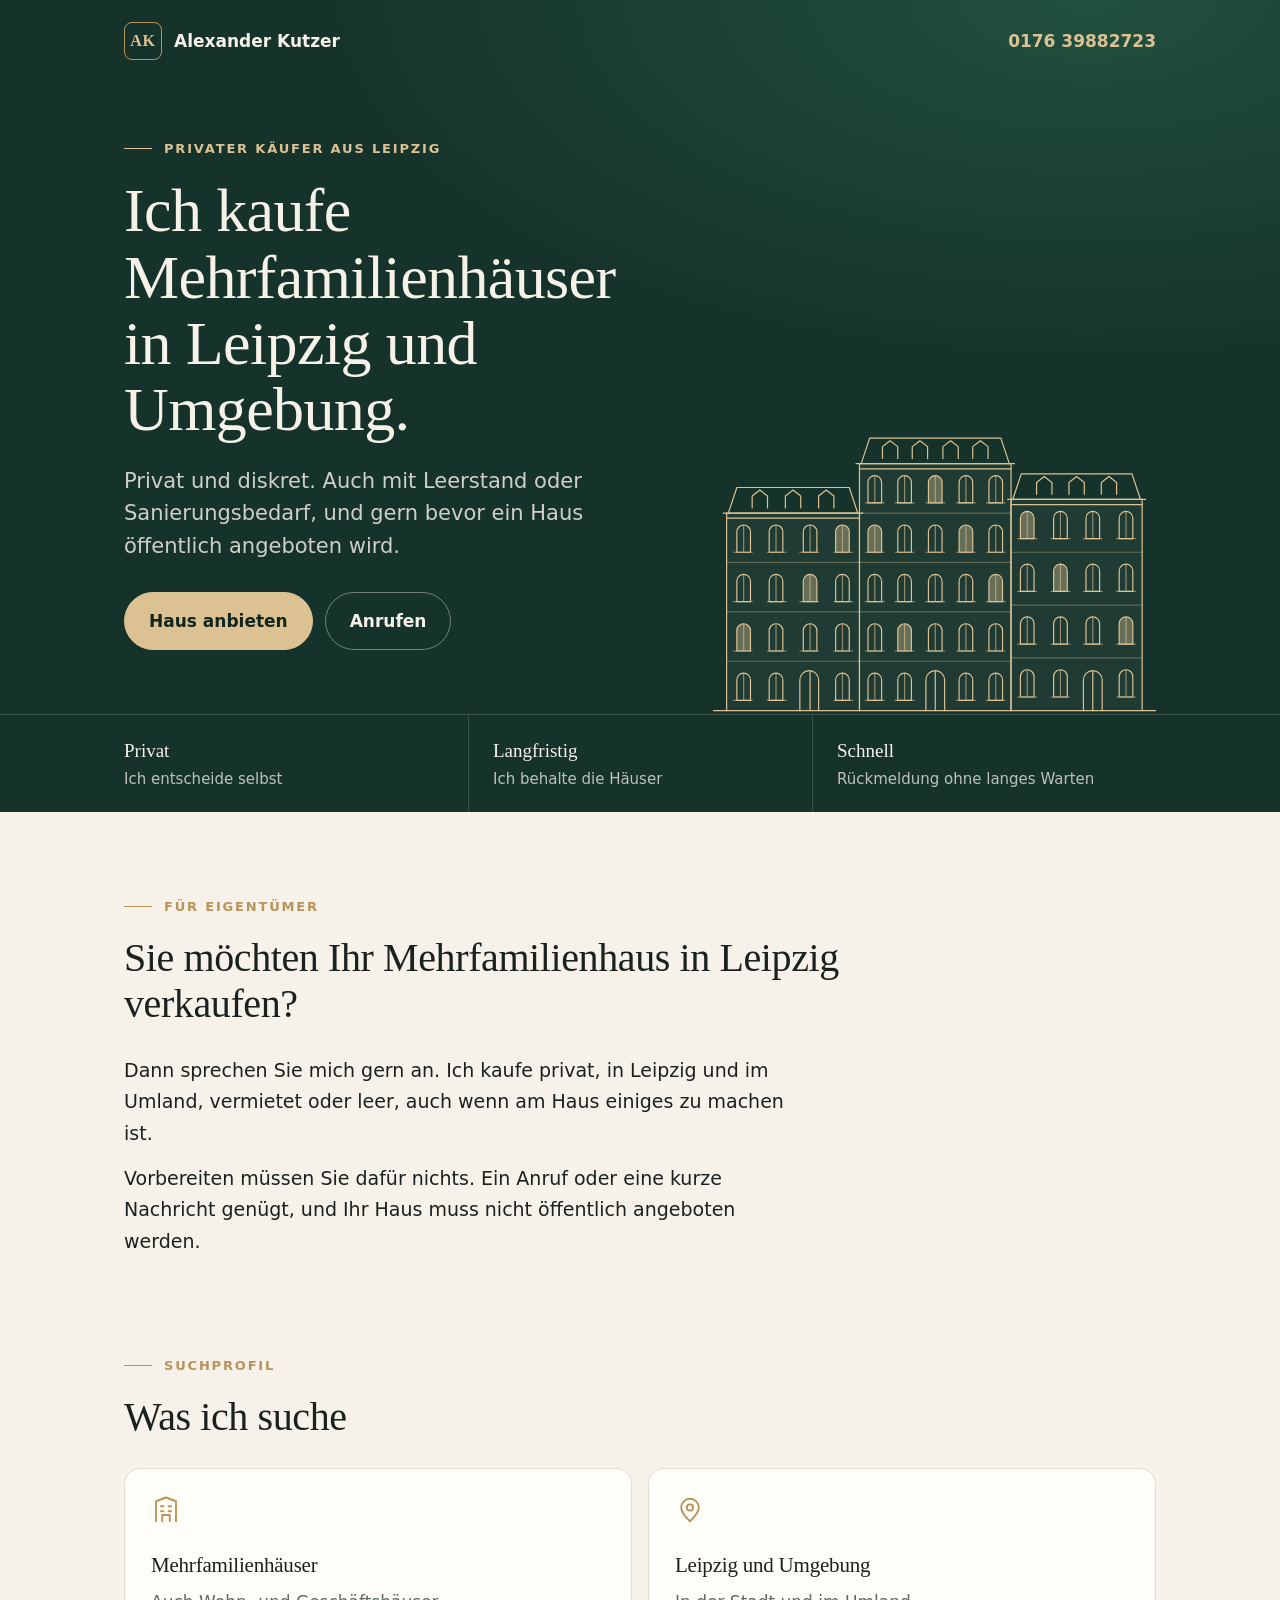
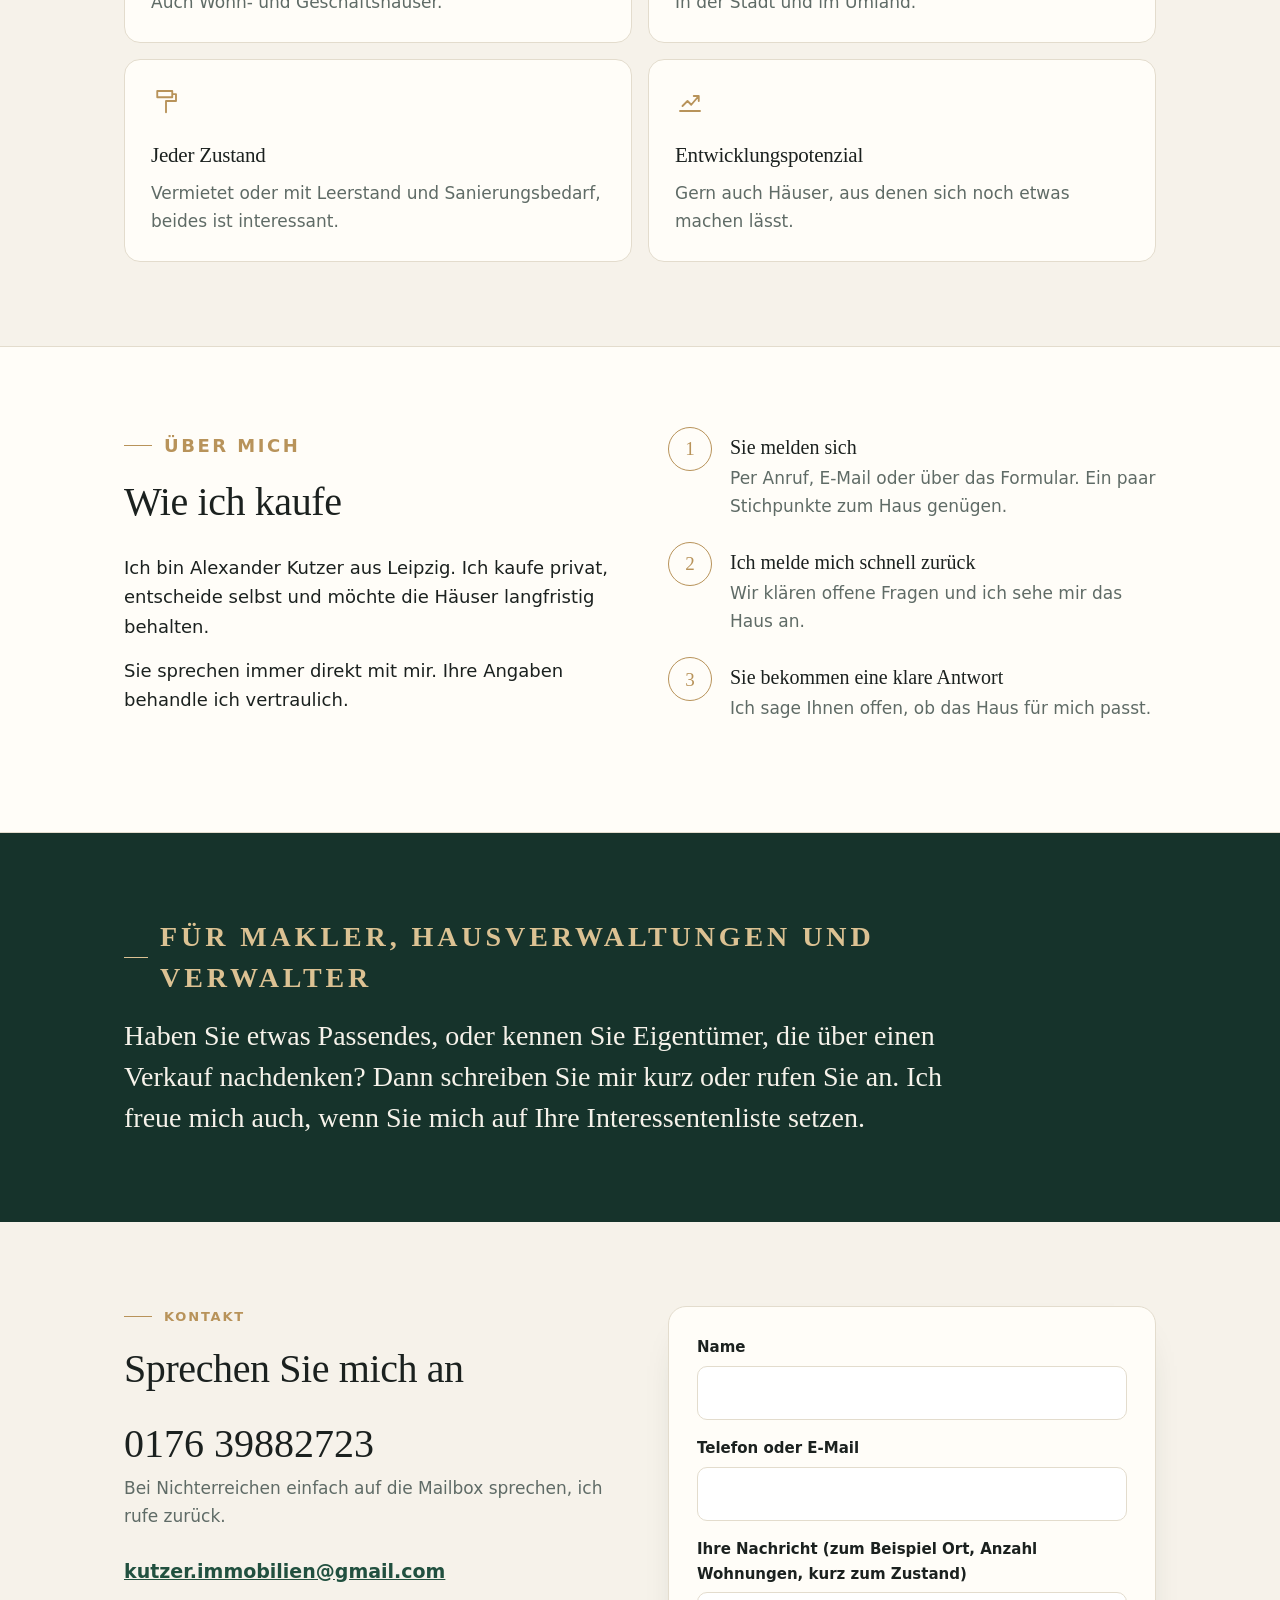
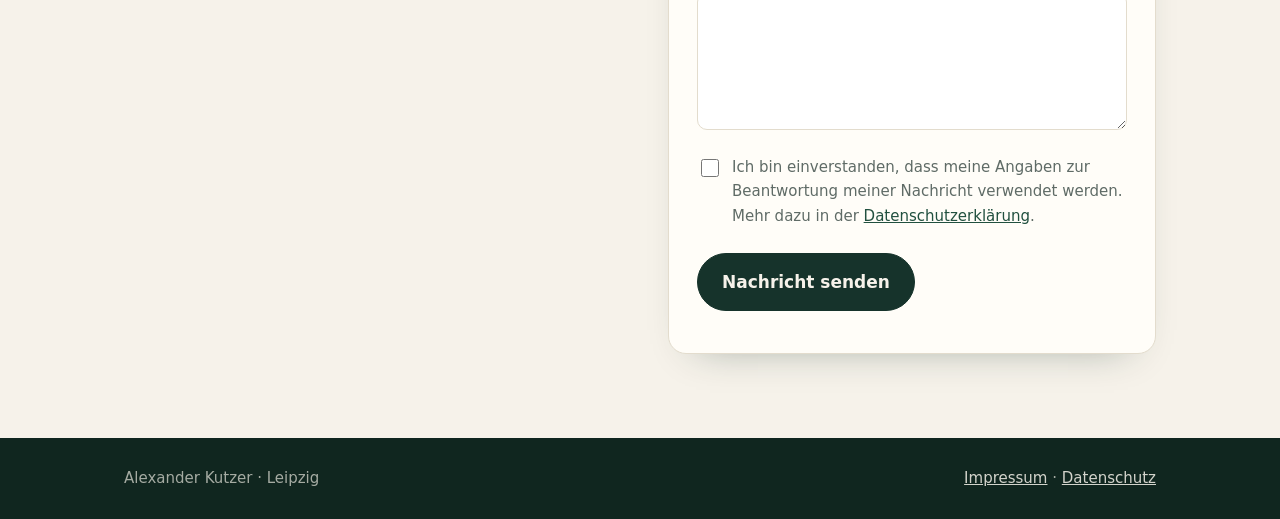
<file: index.html>
<!doctype html>
<html lang="de">
<head>
<meta charset="utf-8">
<meta name="viewport" content="width=device-width, initial-scale=1">
<title>Mehrfamilienhaus verkaufen in Leipzig – Alexander Kutzer kauft privat</title>
<meta name="description" content="Sie möchten Ihr Mehrfamilienhaus in Leipzig oder Umgebung verkaufen? Ich kaufe privat, auch mit Leerstand oder Sanierungsbedarf, und behalte die Häuser langfristig.">
<link rel="canonical" href="https://kutzer-immobilien.de/">
<meta property="og:type" content="website">
<meta property="og:locale" content="de_DE">
<meta property="og:url" content="https://kutzer-immobilien.de/">
<meta property="og:title" content="Mehrfamilienhaus verkaufen in Leipzig – Alexander Kutzer kauft privat">
<meta property="og:description" content="Ich kaufe privat Mehrfamilienhäuser in Leipzig und Umgebung, auch mit Leerstand oder Sanierungsbedarf, und behalte sie langfristig.">
<meta property="og:image" content="https://kutzer-immobilien.de/vorschau.png">
<meta property="og:image:width" content="1200">
<meta property="og:image:height" content="630">
<meta name="twitter:card" content="summary_large_image">
<script type="application/ld+json">
{"@context":"https://schema.org","@type":"Person","name":"Alexander Kutzer","url":"https://kutzer-immobilien.de/","telephone":"+4917639882723","email":"kutzer.immobilien@gmail.com","address":{"@type":"PostalAddress","addressLocality":"Leipzig","postalCode":"04315","addressCountry":"DE"},"description":"Privater Käufer von Mehrfamilienhäusern in Leipzig und Umgebung, auch mit Leerstand oder Sanierungsbedarf.","knowsAbout":["Mehrfamilienhaus verkaufen Leipzig","Ankauf von Mehrfamilienhäusern","Wohn- und Geschäftshäuser"]}
</script>
<meta name="theme-color" content="#16332b">
<link rel="icon" href="favicon.svg" type="image/svg+xml">
<link rel="apple-touch-icon" href="apple-touch-icon.png">
<link rel="stylesheet" href="style.css?v=4">
</head>
<body>
<div class="hero">
  <header class="wrap top">
    <span class="brand"><span class="mono">AK</span>Alexander Kutzer</span>
    <a class="tel" href="tel:+4917639882723">0176 39882723</a>
  </header>
  <div class="wrap hero-grid">
    <div class="hero-text">
      <p class="eyebrow">Privater Käufer aus Leipzig</p>
      <h1>Ich kaufe Mehrfamilienhäuser in Leipzig und Umgebung.</h1>
      <p class="lead">Privat und diskret. Auch mit Leerstand oder Sanierungsbedarf, und gern bevor ein Haus öffentlich angeboten wird.</p>
      <div class="actions">
        <a class="btn" href="#kontakt">Haus anbieten</a>
        <a class="btn ghost" href="tel:+4917639882723">Anrufen</a>
      </div>
    </div>
    <svg class="houses" viewBox="0 0 520 404" width="520" height="404" role="img" aria-label="Zeichnung von drei Gründerzeithäusern" fill="none" stroke="#dcc293" stroke-width="1.4" stroke-linecap="round" stroke-linejoin="round"><path d="M16 400V168H172V400" fill="rgba(246,242,234,.04)"/><path d="M12 168H176M16 174H172"/><path d="M18 168l10 -30H160l10 30"/><path d="M46 162v-14l9 -7 9 7v14"/><path d="M85 162v-14l9 -7 9 7v14"/><path d="M124 162v-14l9 -7 9 7v14"/><path d="M16 342H172" opacity=".35"/><path d="M16 284H172" opacity=".35"/><path d="M16 226H172" opacity=".35"/><path d="M28 388V364a8 8 0 0 1 16 0v24z"/><path d="M36 356v32M24 388h22" opacity=".6"/><path d="M66 388V364a8 8 0 0 1 16 0v24z"/><path d="M74 356v32M64 388h22" opacity=".6"/><path d="M102 400V364a11 11 0 0 1 22 0V400M114 353V400"/><path d="M144 388V364a8 8 0 0 1 16 0v24z"/><path d="M152 356v32M142 388h22" opacity=".6"/><path d="M28 330V306a8 8 0 0 1 16 0v24z" fill="rgba(220,194,147,.38)"/><path d="M36 298v32M24 330h22" opacity=".6"/><path d="M66 330V306a8 8 0 0 1 16 0v24z"/><path d="M74 298v32M64 330h22" opacity=".6"/><path d="M106 330V306a8 8 0 0 1 16 0v24z"/><path d="M114 298v32M102 330h22" opacity=".6"/><path d="M144 330V306a8 8 0 0 1 16 0v24z"/><path d="M152 298v32M142 330h22" opacity=".6"/><path d="M28 272V248a8 8 0 0 1 16 0v24z"/><path d="M36 240v32M24 272h22" opacity=".6"/><path d="M66 272V248a8 8 0 0 1 16 0v24z"/><path d="M74 240v32M64 272h22" opacity=".6"/><path d="M106 272V248a8 8 0 0 1 16 0v24z" fill="rgba(220,194,147,.38)"/><path d="M114 240v32M102 272h22" opacity=".6"/><path d="M144 272V248a8 8 0 0 1 16 0v24z"/><path d="M152 240v32M142 272h22" opacity=".6"/><path d="M28 214V190a8 8 0 0 1 16 0v24z"/><path d="M36 182v32M24 214h22" opacity=".6"/><path d="M66 214V190a8 8 0 0 1 16 0v24z"/><path d="M74 182v32M64 214h22" opacity=".6"/><path d="M106 214V190a8 8 0 0 1 16 0v24z"/><path d="M114 182v32M102 214h22" opacity=".6"/><path d="M144 214V190a8 8 0 0 1 16 0v24z" fill="rgba(220,194,147,.38)"/><path d="M152 182v32M142 214h22" opacity=".6"/><path d="M172 400V110H350V400" fill="rgba(246,242,234,.04)"/><path d="M168 110H354M172 116H350"/><path d="M174 110l10 -30H338l10 30"/><path d="M199 104v-14l9 -7 9 7v14"/><path d="M234 104v-14l9 -7 9 7v14"/><path d="M270 104v-14l9 -7 9 7v14"/><path d="M305 104v-14l9 -7 9 7v14"/><path d="M172 342H350" opacity=".35"/><path d="M172 284H350" opacity=".35"/><path d="M172 226H350" opacity=".35"/><path d="M172 168H350" opacity=".35"/><path d="M182 388V364a8 8 0 0 1 16 0v24z"/><path d="M190 356v32M179 388h22" opacity=".6"/><path d="M217 388V364a8 8 0 0 1 16 0v24z"/><path d="M225 356v32M214 388h22" opacity=".6"/><path d="M250 400V364a11 11 0 0 1 22 0V400M261 353V400"/><path d="M289 388V364a8 8 0 0 1 16 0v24z"/><path d="M297 356v32M286 388h22" opacity=".6"/><path d="M324 388V364a8 8 0 0 1 16 0v24z"/><path d="M332 356v32M321 388h22" opacity=".6"/><path d="M182 330V306a8 8 0 0 1 16 0v24z"/><path d="M190 298v32M179 330h22" opacity=".6"/><path d="M217 330V306a8 8 0 0 1 16 0v24z" fill="rgba(220,194,147,.38)"/><path d="M225 298v32M214 330h22" opacity=".6"/><path d="M253 330V306a8 8 0 0 1 16 0v24z"/><path d="M261 298v32M250 330h22" opacity=".6"/><path d="M289 330V306a8 8 0 0 1 16 0v24z"/><path d="M297 298v32M286 330h22" opacity=".6"/><path d="M324 330V306a8 8 0 0 1 16 0v24z"/><path d="M332 298v32M321 330h22" opacity=".6"/><path d="M182 272V248a8 8 0 0 1 16 0v24z"/><path d="M190 240v32M179 272h22" opacity=".6"/><path d="M217 272V248a8 8 0 0 1 16 0v24z"/><path d="M225 240v32M214 272h22" opacity=".6"/><path d="M253 272V248a8 8 0 0 1 16 0v24z"/><path d="M261 240v32M250 272h22" opacity=".6"/><path d="M289 272V248a8 8 0 0 1 16 0v24z"/><path d="M297 240v32M286 272h22" opacity=".6"/><path d="M324 272V248a8 8 0 0 1 16 0v24z" fill="rgba(220,194,147,.38)"/><path d="M332 240v32M321 272h22" opacity=".6"/><path d="M182 214V190a8 8 0 0 1 16 0v24z" fill="rgba(220,194,147,.38)"/><path d="M190 182v32M179 214h22" opacity=".6"/><path d="M217 214V190a8 8 0 0 1 16 0v24z"/><path d="M225 182v32M214 214h22" opacity=".6"/><path d="M253 214V190a8 8 0 0 1 16 0v24z"/><path d="M261 182v32M250 214h22" opacity=".6"/><path d="M289 214V190a8 8 0 0 1 16 0v24z" fill="rgba(220,194,147,.38)"/><path d="M297 182v32M286 214h22" opacity=".6"/><path d="M324 214V190a8 8 0 0 1 16 0v24z"/><path d="M332 182v32M321 214h22" opacity=".6"/><path d="M182 156V132a8 8 0 0 1 16 0v24z"/><path d="M190 124v32M179 156h22" opacity=".6"/><path d="M217 156V132a8 8 0 0 1 16 0v24z"/><path d="M225 124v32M214 156h22" opacity=".6"/><path d="M253 156V132a8 8 0 0 1 16 0v24z" fill="rgba(220,194,147,.38)"/><path d="M261 124v32M250 156h22" opacity=".6"/><path d="M289 156V132a8 8 0 0 1 16 0v24z"/><path d="M297 124v32M286 156h22" opacity=".6"/><path d="M324 156V132a8 8 0 0 1 16 0v24z"/><path d="M332 124v32M321 156h22" opacity=".6"/><path d="M350 400V152H504V400" fill="rgba(246,242,234,.04)"/><path d="M346 152H508M350 158H504"/><path d="M352 152l10 -30H492l10 30"/><path d="M380 146v-14l9 -7 9 7v14"/><path d="M418 146v-14l9 -7 9 7v14"/><path d="M456 146v-14l9 -7 9 7v14"/><path d="M350 338H504" opacity=".35"/><path d="M350 276H504" opacity=".35"/><path d="M350 214H504" opacity=".35"/><path d="M361 384V360a8 8 0 0 1 16 0v24z"/><path d="M369 352v32M358 384h22" opacity=".6"/><path d="M400 384V360a8 8 0 0 1 16 0v24z"/><path d="M408 352v32M397 384h22" opacity=".6"/><path d="M435 400V364a11 11 0 0 1 22 0V400M446 353V400"/><path d="M477 384V360a8 8 0 0 1 16 0v24z"/><path d="M485 352v32M474 384h22" opacity=".6"/><path d="M361 322V298a8 8 0 0 1 16 0v24z"/><path d="M369 290v32M358 322h22" opacity=".6"/><path d="M400 322V298a8 8 0 0 1 16 0v24z"/><path d="M408 290v32M397 322h22" opacity=".6"/><path d="M438 322V298a8 8 0 0 1 16 0v24z"/><path d="M446 290v32M435 322h22" opacity=".6"/><path d="M477 322V298a8 8 0 0 1 16 0v24z" fill="rgba(220,194,147,.38)"/><path d="M485 290v32M474 322h22" opacity=".6"/><path d="M361 260V236a8 8 0 0 1 16 0v24z"/><path d="M369 228v32M358 260h22" opacity=".6"/><path d="M400 260V236a8 8 0 0 1 16 0v24z" fill="rgba(220,194,147,.38)"/><path d="M408 228v32M397 260h22" opacity=".6"/><path d="M438 260V236a8 8 0 0 1 16 0v24z"/><path d="M446 228v32M435 260h22" opacity=".6"/><path d="M477 260V236a8 8 0 0 1 16 0v24z"/><path d="M485 228v32M474 260h22" opacity=".6"/><path d="M361 198V174a8 8 0 0 1 16 0v24z" fill="rgba(220,194,147,.38)"/><path d="M369 166v32M358 198h22" opacity=".6"/><path d="M400 198V174a8 8 0 0 1 16 0v24z"/><path d="M408 166v32M397 198h22" opacity=".6"/><path d="M438 198V174a8 8 0 0 1 16 0v24z"/><path d="M446 166v32M435 198h22" opacity=".6"/><path d="M477 198V174a8 8 0 0 1 16 0v24z"/><path d="M485 166v32M474 198h22" opacity=".6"/><path d="M0 400H520"/></svg>
  </div>
  <div class="facts"><div class="wrap"><ul>
    <li><b>Privat</b>Ich entscheide selbst</li>
    <li><b>Langfristig</b>Ich behalte die Häuser</li>
    <li><b>Schnell</b>Rückmeldung ohne langes Warten</li>
  </ul></div></div>
</div>

<main>
  <section class="wrap intro">
    <p class="eyebrow">Für Eigentümer</p>
    <h2>Sie möchten Ihr Mehrfamilienhaus in Leipzig verkaufen?</h2>
    <p>Dann sprechen Sie mich gern an. Ich kaufe privat, in Leipzig und im Umland, vermietet oder leer, auch wenn am Haus einiges zu machen ist.</p>
    <p>Vorbereiten müssen Sie dafür nichts. Ein Anruf oder eine kurze Nachricht genügt, und Ihr Haus muss nicht öffentlich angeboten werden.</p>
  </section>

  <section class="wrap">
    <p class="eyebrow">Suchprofil</p>
    <h2>Was ich suche</h2>
    <div class="cards">
      <div class="card">
        <svg viewBox="0 0 24 24" width="30" height="30" fill="none" stroke="#b8935a" stroke-width="1.5" stroke-linecap="round" stroke-linejoin="round" aria-hidden="true"><path d="M4 21V5l8-3 8 3v16M9 21v-5h6v5M8 9h2M14 9h2M8 13h2M14 13h2"/></svg>
        <h3>Mehrfamilienhäuser</h3>
        <p>Auch Wohn- und Geschäftshäuser.</p>
      </div>
      <div class="card">
        <svg viewBox="0 0 24 24" width="30" height="30" fill="none" stroke="#b8935a" stroke-width="1.5" stroke-linecap="round" stroke-linejoin="round" aria-hidden="true"><path d="M12 21s7-6.2 7-11a7 7 0 1 0-14 0c0 4.8 7 11 7 11z"/><circle cx="12" cy="10" r="2.5"/></svg>
        <h3>Leipzig und Umgebung</h3>
        <p>In der Stadt und im Umland.</p>
      </div>
      <div class="card">
        <svg viewBox="0 0 24 24" width="30" height="30" fill="none" stroke="#b8935a" stroke-width="1.5" stroke-linecap="round" stroke-linejoin="round" aria-hidden="true"><path d="M5 4h12v5H5zM17 6.5h3V12h-8v3M12 15v6"/></svg>
        <h3>Jeder Zustand</h3>
        <p>Vermietet oder mit Leerstand und Sanierungsbedarf, beides ist interessant.</p>
      </div>
      <div class="card">
        <svg viewBox="0 0 24 24" width="30" height="30" fill="none" stroke="#b8935a" stroke-width="1.5" stroke-linecap="round" stroke-linejoin="round" aria-hidden="true"><path d="M4 20h16M6 16l4-4 3 3 6-7M15 8h4v4"/></svg>
        <h3>Entwicklungspotenzial</h3>
        <p>Gern auch Häuser, aus denen sich noch etwas machen lässt.</p>
      </div>
    </div>
  </section>

  <section class="about"><div class="wrap split">
    <div>
      <p class="eyebrow">Über mich</p>
      <h2>Wie ich kaufe</h2>
      <p>Ich bin Alexander Kutzer aus Leipzig. Ich kaufe privat, entscheide selbst und möchte die Häuser langfristig behalten.</p>
      <p>Sie sprechen immer direkt mit mir. Ihre Angaben behandle ich vertraulich.</p>
    </div>
    <ol class="steps">
      <li><b>Sie melden sich</b><span>Per Anruf, E-Mail oder über das Formular. Ein paar Stichpunkte zum Haus genügen.</span></li>
      <li><b>Ich melde mich schnell zurück</b><span>Wir klären offene Fragen und ich sehe mir das Haus an.</span></li>
      <li><b>Sie bekommen eine klare Antwort</b><span>Ich sage Ihnen offen, ob das Haus für mich passt.</span></li>
    </ol>
  </div></section>

  <section class="band"><div class="wrap">
    <p class="eyebrow">Für Makler, Hausverwaltungen und Verwalter</p>
    <p>Haben Sie etwas Passendes, oder kennen Sie Eigentümer, die über einen Verkauf nachdenken? Dann schreiben Sie mir kurz oder rufen Sie an. Ich freue mich auch, wenn Sie mich auf Ihre Interessentenliste setzen.</p>
  </div></section>

  <section class="wrap split" id="kontakt">
    <div>
      <p class="eyebrow">Kontakt</p>
      <h2>Sprechen Sie mich an</h2>
      <a class="contact-big" href="tel:+4917639882723">0176 39882723</a>
      <p class="note">Bei Nichterreichen einfach auf die Mailbox sprechen, ich rufe zurück.</p>
      <a class="mail" href="mailto:kutzer.immobilien@gmail.com">kutzer.immobilien@gmail.com</a>
    </div>
    <form class="form" id="form" action="https://api.web3forms.com/submit" method="post">
      <input type="hidden" name="access_key" value="2dc4ab98-5328-43b2-aa2c-54788ffbbcec">
      <input type="hidden" name="subject" value="Neue Nachricht über die Webseite">
      <input type="hidden" name="from_name" value="Webseite Kutzer">
      <input type="checkbox" name="botcheck" class="hp" tabindex="-1" autocomplete="off">
      <label for="n">Name</label><input id="n" name="name" autocomplete="name" required>
      <label for="t">Telefon oder E-Mail</label><input id="t" name="kontakt" required>
      <label for="o">Ihre Nachricht (zum Beispiel Ort, Anzahl Wohnungen, kurz zum Zustand)</label>
      <textarea id="o" name="nachricht" rows="4"></textarea>
      <label class="check"><input type="checkbox" name="einwilligung" value="ja" required> <span>Ich bin einverstanden, dass meine Angaben zur Beantwortung meiner Nachricht verwendet werden. Mehr dazu in der <a href="datenschutz.html">Datenschutzerklärung</a>.</span></label>
      <button class="btn" type="submit">Nachricht senden</button>
      <p id="status" role="status"></p>
    </form>
  </section>
</main>

<footer><div class="wrap">
  <span>Alexander Kutzer · Leipzig</span>
  <span><a href="impressum.html">Impressum</a> · <a href="datenschutz.html">Datenschutz</a></span>
</div></footer>

<script>
// Beim Neuladen oben starten, nicht beim Formular
history.scrollRestoration = 'manual';
if (location.hash) { history.replaceState(null, '', location.pathname); scrollTo(0, 0); }
document.querySelector('a[href="#kontakt"]').addEventListener('click', function (e) {
  e.preventDefault();
  document.getElementById('kontakt').scrollIntoView({behavior: 'smooth'});
});

var form = document.getElementById('form'), note = document.getElementById('status');
form.addEventListener('submit', function (e) {
  e.preventDefault();
  note.textContent = 'Wird gesendet …';
  fetch(form.action, {method: 'POST', headers: {Accept: 'application/json'}, body: new FormData(form)})
    .then(function (r) { return r.json(); })
    .then(function (d) {
      if (!d.success) throw 0;
      form.reset();
      note.textContent = 'Danke, Ihre Nachricht ist angekommen. Ich melde mich bei Ihnen.';
    })
    .catch(function () {
      note.textContent = 'Das hat leider nicht geklappt. Bitte schreiben Sie mir per E-Mail oder rufen Sie an.';
    });
});
</script>
</body>
</html>
</file>
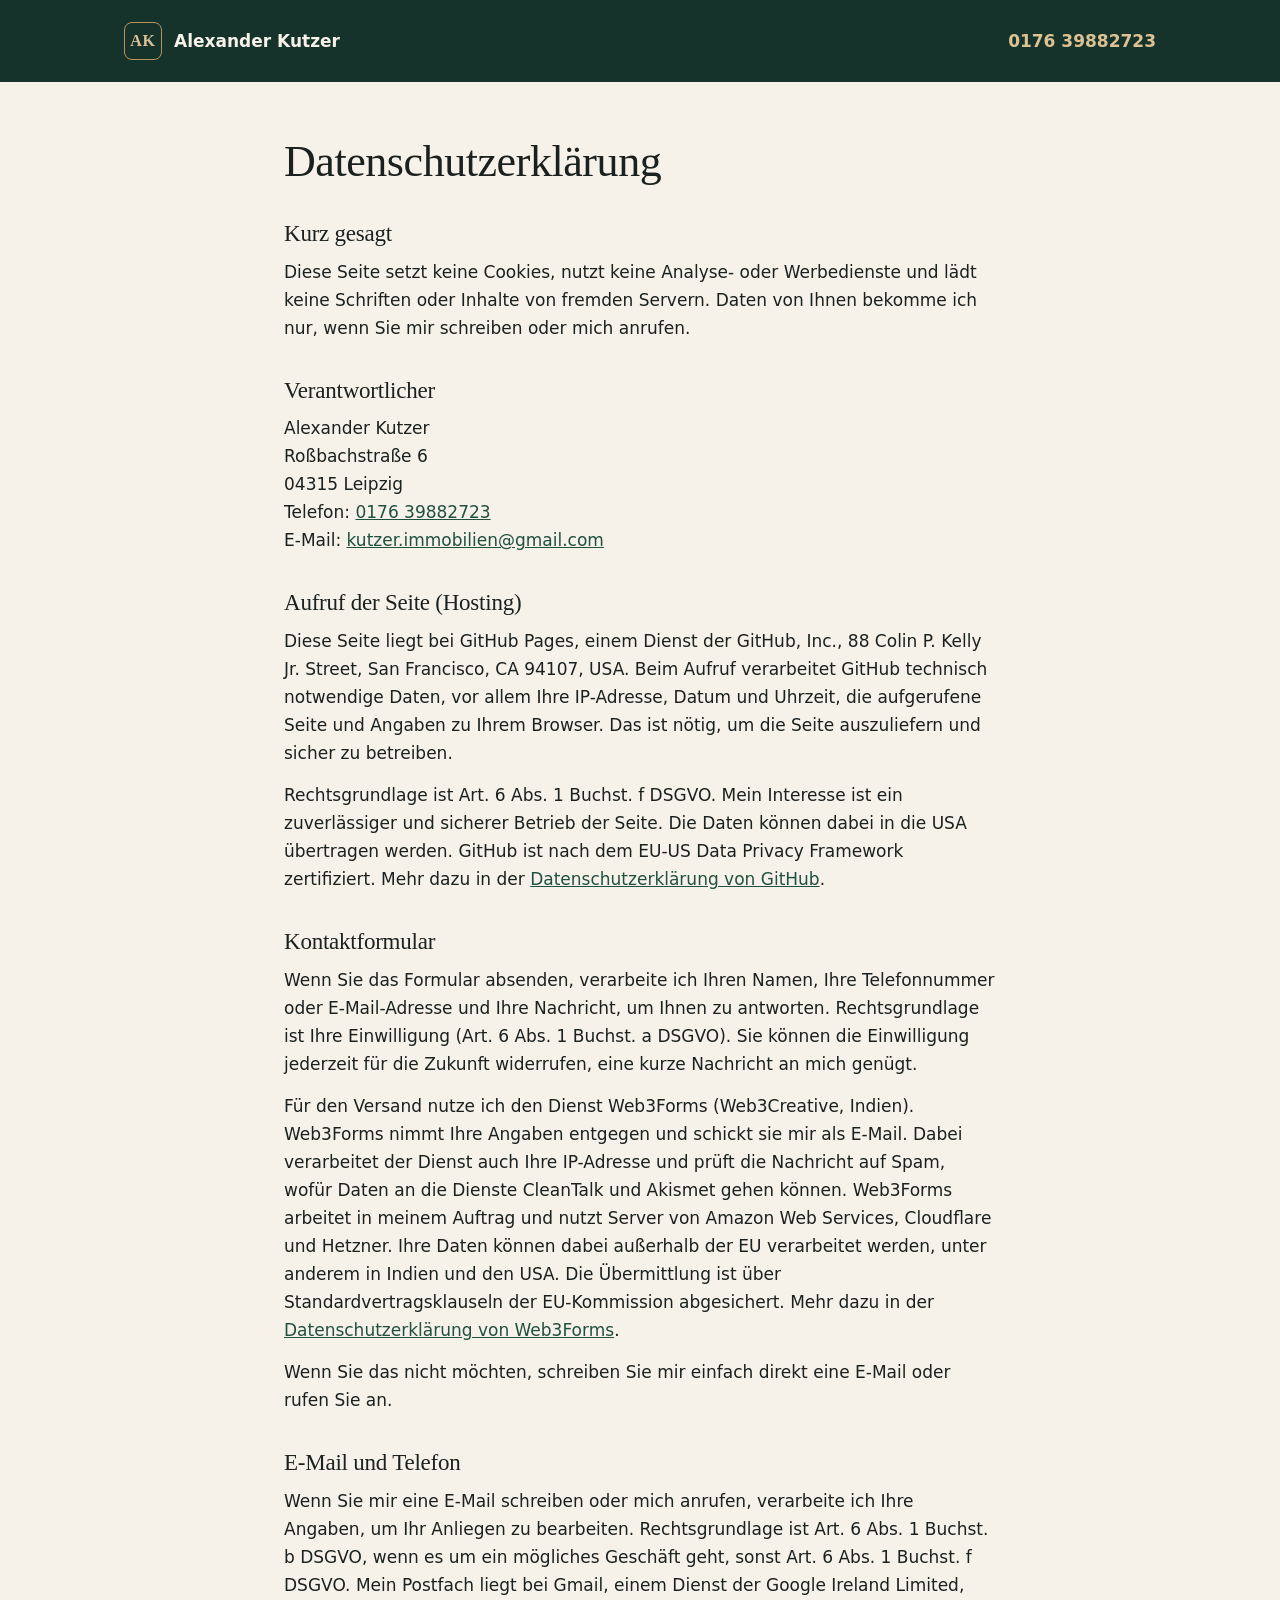
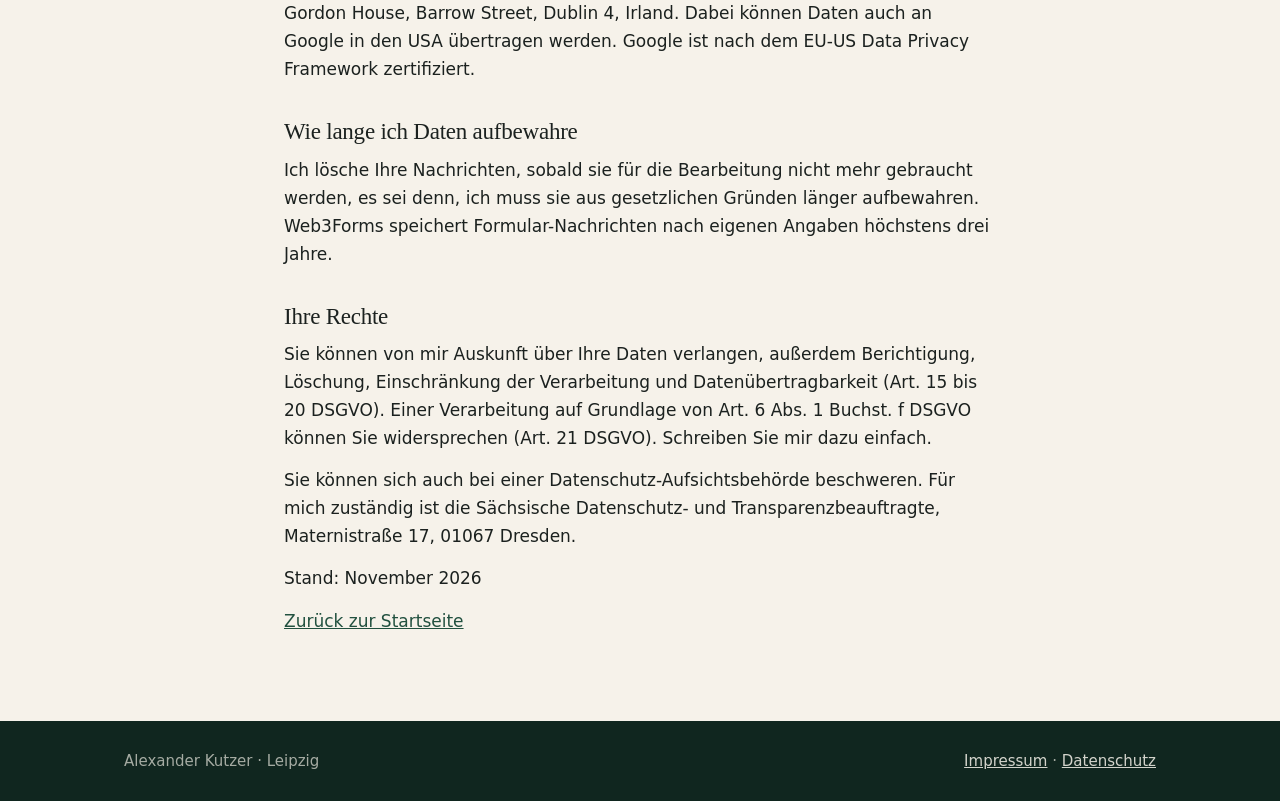
<file: datenschutz.html>
<!doctype html>
<html lang="de">
<head>
<meta charset="utf-8">
<meta name="viewport" content="width=device-width, initial-scale=1">
<title>Datenschutz – Alexander Kutzer</title>
<meta name="robots" content="noindex">
<link rel="icon" href="favicon.svg" type="image/svg+xml">
<link rel="apple-touch-icon" href="apple-touch-icon.png">
<link rel="stylesheet" href="style.css?v=4">
</head>
<body>
<div class="sub"><header class="wrap top">
  <a class="brand" href="./"><span class="mono">AK</span>Alexander Kutzer</a>
  <a class="tel" href="tel:+4917639882723">0176 39882723</a>
</header></div>

<main class="wrap legal">
  <h1>Datenschutzerklärung</h1>

  <h2>Kurz gesagt</h2>
  <p>Diese Seite setzt keine Cookies, nutzt keine Analyse- oder Werbedienste und lädt keine Schriften oder Inhalte von fremden Servern. Daten von Ihnen bekomme ich nur, wenn Sie mir schreiben oder mich anrufen.</p>

  <h2>Verantwortlicher</h2>
  <p>Alexander Kutzer<br>
  Roßbachstraße 6<br>
  04315 Leipzig<br>
  Telefon: <a href="tel:+4917639882723">0176 39882723</a><br>
  E-Mail: <a href="mailto:kutzer.immobilien@gmail.com">kutzer.immobilien@gmail.com</a></p>

  <h2>Aufruf der Seite (Hosting)</h2>
  <p>Diese Seite liegt bei GitHub Pages, einem Dienst der GitHub, Inc., 88 Colin P. Kelly Jr. Street, San Francisco, CA 94107, USA. Beim Aufruf verarbeitet GitHub technisch notwendige Daten, vor allem Ihre IP-Adresse, Datum und Uhrzeit, die aufgerufene Seite und Angaben zu Ihrem Browser. Das ist nötig, um die Seite auszuliefern und sicher zu betreiben.</p>
  <p>Rechtsgrundlage ist Art. 6 Abs. 1 Buchst. f DSGVO. Mein Interesse ist ein zuverlässiger und sicherer Betrieb der Seite. Die Daten können dabei in die USA übertragen werden. GitHub ist nach dem EU-US Data Privacy Framework zertifiziert. Mehr dazu in der <a href="https://docs.github.com/de/site-policy/privacy-policies/github-general-privacy-statement" rel="noopener">Datenschutzerklärung von GitHub</a>.</p>

  <h2>Kontaktformular</h2>
  <p>Wenn Sie das Formular absenden, verarbeite ich Ihren Namen, Ihre Telefonnummer oder E-Mail-Adresse und Ihre Nachricht, um Ihnen zu antworten. Rechtsgrundlage ist Ihre Einwilligung (Art. 6 Abs. 1 Buchst. a DSGVO). Sie können die Einwilligung jederzeit für die Zukunft widerrufen, eine kurze Nachricht an mich genügt.</p>
  <p>Für den Versand nutze ich den Dienst Web3Forms (Web3Creative, Indien). Web3Forms nimmt Ihre Angaben entgegen und schickt sie mir als E-Mail. Dabei verarbeitet der Dienst auch Ihre IP-Adresse und prüft die Nachricht auf Spam, wofür Daten an die Dienste CleanTalk und Akismet gehen können. Web3Forms arbeitet in meinem Auftrag und nutzt Server von Amazon Web Services, Cloudflare und Hetzner. Ihre Daten können dabei außerhalb der EU verarbeitet werden, unter anderem in Indien und den USA. Die Übermittlung ist über Standardvertragsklauseln der EU-Kommission abgesichert. Mehr dazu in der <a href="https://web3forms.com/privacy" rel="noopener">Datenschutzerklärung von Web3Forms</a>.</p>
  <p>Wenn Sie das nicht möchten, schreiben Sie mir einfach direkt eine E-Mail oder rufen Sie an.</p>

  <h2>E-Mail und Telefon</h2>
  <p>Wenn Sie mir eine E-Mail schreiben oder mich anrufen, verarbeite ich Ihre Angaben, um Ihr Anliegen zu bearbeiten. Rechtsgrundlage ist Art. 6 Abs. 1 Buchst. b DSGVO, wenn es um ein mögliches Geschäft geht, sonst Art. 6 Abs. 1 Buchst. f DSGVO. Mein Postfach liegt bei Gmail, einem Dienst der Google Ireland Limited, Gordon House, Barrow Street, Dublin 4, Irland. Dabei können Daten auch an Google in den USA übertragen werden. Google ist nach dem EU-US Data Privacy Framework zertifiziert.</p>

  <h2>Wie lange ich Daten aufbewahre</h2>
  <p>Ich lösche Ihre Nachrichten, sobald sie für die Bearbeitung nicht mehr gebraucht werden, es sei denn, ich muss sie aus gesetzlichen Gründen länger aufbewahren. Web3Forms speichert Formular-Nachrichten nach eigenen Angaben höchstens drei Jahre.</p>

  <h2>Ihre Rechte</h2>
  <p>Sie können von mir Auskunft über Ihre Daten verlangen, außerdem Berichtigung, Löschung, Einschränkung der Verarbeitung und Datenübertragbarkeit (Art. 15 bis 20 DSGVO). Einer Verarbeitung auf Grundlage von Art. 6 Abs. 1 Buchst. f DSGVO können Sie widersprechen (Art. 21 DSGVO). Schreiben Sie mir dazu einfach.</p>
  <p>Sie können sich auch bei einer Datenschutz-Aufsichtsbehörde beschweren. Für mich zuständig ist die Sächsische Datenschutz- und Transparenzbeauftragte, Maternistraße 17, 01067 Dresden.</p>

  <p>Stand: November 2026</p>
  <p><a href="./">Zurück zur Startseite</a></p>
</main>

<footer><div class="wrap">
  <span>Alexander Kutzer · Leipzig</span>
  <span><a href="impressum.html">Impressum</a> · <a href="datenschutz.html">Datenschutz</a></span>
</div></footer>
</body>
</html>
</file>
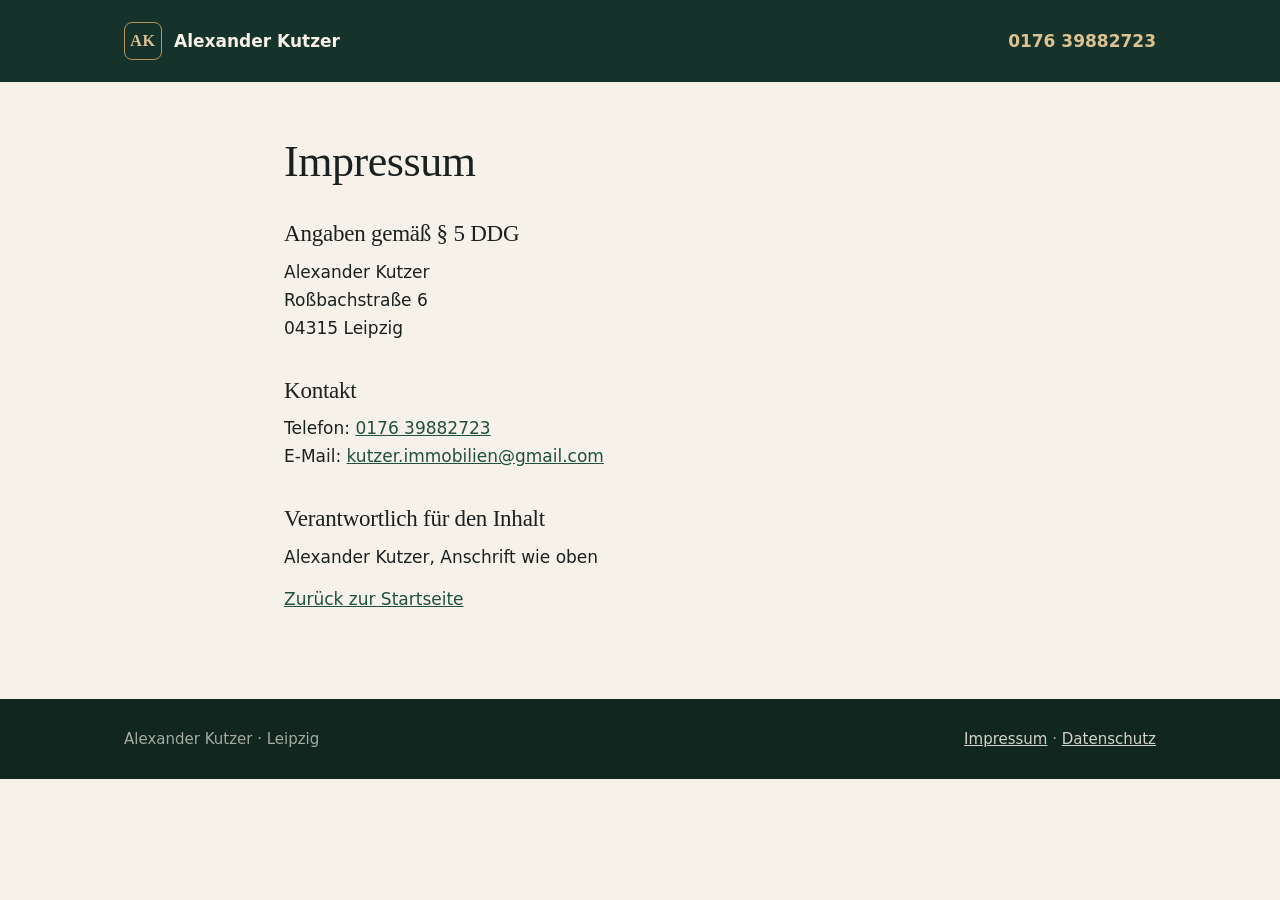
<file: impressum.html>
<!doctype html>
<html lang="de">
<head>
<meta charset="utf-8">
<meta name="viewport" content="width=device-width, initial-scale=1">
<title>Impressum – Alexander Kutzer</title>
<meta name="robots" content="noindex">
<link rel="icon" href="favicon.svg" type="image/svg+xml">
<link rel="apple-touch-icon" href="apple-touch-icon.png">
<link rel="stylesheet" href="style.css?v=4">
</head>
<body>
<div class="sub"><header class="wrap top">
  <a class="brand" href="./"><span class="mono">AK</span>Alexander Kutzer</a>
  <a class="tel" href="tel:+4917639882723">0176 39882723</a>
</header></div>

<main class="wrap legal">
  <h1>Impressum</h1>

  <h2>Angaben gemäß § 5 DDG</h2>
  <p>Alexander Kutzer<br>
  Roßbachstraße 6<br>
  04315 Leipzig</p>

  <h2>Kontakt</h2>
  <p>Telefon: <a href="tel:+4917639882723">0176 39882723</a><br>
  E-Mail: <a href="mailto:kutzer.immobilien@gmail.com">kutzer.immobilien@gmail.com</a></p>

  <h2>Verantwortlich für den Inhalt</h2>
  <p>Alexander Kutzer, Anschrift wie oben</p>

  <p><a href="./">Zurück zur Startseite</a></p>
</main>

<footer><div class="wrap">
  <span>Alexander Kutzer · Leipzig</span>
  <span><a href="impressum.html">Impressum</a> · <a href="datenschutz.html">Datenschutz</a></span>
</div></footer>
</body>
</html>
</file>
<file: style.css>
:root{--green:#16332b;--green2:#21503f;--deep:#10261f;--cream:#f6f2ea;--paper:#fffdf8;--ink:#1b211f;--mute:#5f6b66;--brass:#b8935a;--brass2:#dcc293;--line:#e3dccd;--serif:"Iowan Old Style","Palatino Linotype",Palatino,"Book Antiqua",Georgia,serif}
*{box-sizing:border-box}
html{scroll-behavior:smooth}
body{margin:0;background:var(--cream);color:var(--ink);font:17px/1.65 system-ui,-apple-system,"Segoe UI",Roboto,sans-serif;-webkit-font-smoothing:antialiased}
.wrap{max-width:1080px;margin:0 auto;padding-left:24px;padding-right:24px}
a{color:var(--green2)}
h1,h2,h3{font-family:var(--serif);font-weight:500;letter-spacing:-.01em;margin:0}
p{margin:0 0 14px}

/* Kopf */
.top{display:flex;justify-content:space-between;align-items:center;gap:12px;padding-top:22px;padding-bottom:22px}
.brand{display:flex;align-items:center;gap:12px;color:var(--cream);text-decoration:none;font-weight:600}
.mono{display:grid;place-items:center;width:38px;height:38px;border:1px solid var(--brass);border-radius:8px;font-family:var(--serif);font-size:16px;color:var(--brass2);letter-spacing:.04em}
.tel{color:var(--brass2);text-decoration:none;font-weight:600;white-space:nowrap}
.tel:hover{color:#fff}

/* Hero */
.hero{background:radial-gradient(1100px 520px at 85% 0,var(--green2),transparent 70%),var(--green);color:var(--cream);overflow:hidden}
.hero-grid{display:grid;grid-template-columns:1.1fr .9fr;gap:48px;align-items:end;padding-top:56px}
.hero-text{padding-bottom:64px}
.eyebrow{display:flex;align-items:center;gap:12px;margin:0 0 18px;font-size:13px;font-weight:600;letter-spacing:.14em;text-transform:uppercase;color:var(--brass)}
.eyebrow::before{content:"";width:28px;height:1px;background:currentColor}
.hero .eyebrow{color:var(--brass2)}
h1{font-size:clamp(36px,6.2vw,62px);line-height:1.07}
.lead{margin:22px 0 30px;font-size:clamp(18px,2.2vw,21px);line-height:1.55;color:rgba(246,242,234,.82);max-width:34em}
.actions{display:flex;flex-wrap:wrap;gap:12px}
.btn{display:inline-block;padding:14px 24px;border-radius:999px;border:1px solid var(--brass2);background:var(--brass2);color:var(--deep);font:inherit;font-weight:600;text-decoration:none;cursor:pointer;transition:transform .15s,background .15s}
.btn:hover{background:#ebd6ad;transform:translateY(-1px)}
.btn.ghost{background:transparent;color:var(--cream);border-color:rgba(246,242,234,.4)}
.btn.ghost:hover{background:rgba(246,242,234,.1)}
.houses{display:block;width:100%;height:auto}
.facts{border-top:1px solid rgba(246,242,234,.16)}
.facts ul{display:grid;grid-template-columns:repeat(3,1fr);margin:0;padding:0;list-style:none}
.facts li{padding:20px 0;font-size:15px;color:rgba(246,242,234,.75)}
.facts li+li{padding-left:24px;border-left:1px solid rgba(246,242,234,.16)}
.facts b{display:block;font-family:var(--serif);font-size:19px;font-weight:500;color:var(--cream)}

/* Abschnitte */
section{padding-top:84px;padding-bottom:84px}
h2{font-size:clamp(28px,4vw,40px);line-height:1.15;margin-bottom:28px}
.intro{padding-bottom:0}
.intro h2{max-width:18em}
.intro p:not(.eyebrow){font-size:19px;max-width:36em}
.cards{display:grid;grid-template-columns:repeat(2,1fr);gap:16px}
.card{background:var(--paper);border:1px solid var(--line);border-radius:16px;padding:26px}
.card svg{width:30px;height:30px;stroke:var(--brass);fill:none;stroke-width:1.5;stroke-linecap:round;stroke-linejoin:round;margin-bottom:14px}
.card h3{font-size:21px;margin-bottom:6px}
.card p{margin:0;color:var(--mute)}
.split{display:grid;grid-template-columns:1fr 1fr;gap:56px;align-items:start}
.about{background:var(--paper);border-top:1px solid var(--line);border-bottom:1px solid var(--line)}
.about p{font-size:18px}
.steps{margin:0;padding:0;list-style:none;counter-reset:s}
.steps li{position:relative;padding:0 0 26px 62px;counter-increment:s}
.steps li::before{content:counter(s);position:absolute;left:0;top:-4px;width:42px;height:42px;display:grid;place-items:center;border:1px solid var(--brass);border-radius:50%;font-family:var(--serif);font-size:19px;color:var(--brass)}
.steps b{display:block;font-family:var(--serif);font-size:20px;font-weight:500}
.steps span{color:var(--mute)}
.band{background:var(--green);color:var(--cream)}
.band .eyebrow{color:var(--brass2);margin-bottom:18px}
.band p{font-family:var(--serif);font-size:clamp(21px,3vw,28px);line-height:1.45;max-width:30em;margin:0}

/* Kontakt */
.contact-big{display:block;font-family:var(--serif);font-size:clamp(30px,4.4vw,40px);line-height:1.2;color:var(--ink);text-decoration:none}
.contact-big:hover{color:var(--green2)}
.note{color:var(--mute);margin:6px 0 26px}
.mail{font-size:19px;font-weight:600;word-break:break-word}
.form{background:var(--paper);border:1px solid var(--line);border-radius:18px;padding:28px;box-shadow:0 18px 40px -28px rgba(22,51,43,.45)}
label{display:block;font-weight:600;font-size:15px;margin:16px 0 6px}
form label:first-of-type{margin-top:0}
input,textarea{width:100%;padding:12px 14px;font:inherit;color:var(--ink);background:#fff;border:1px solid var(--line);border-radius:10px}
input:focus,textarea:focus{outline:2px solid var(--brass);outline-offset:1px;border-color:var(--brass)}
.check{display:flex;gap:10px;align-items:flex-start;font-weight:400;color:var(--mute);margin-top:16px}
.check input{width:18px;height:18px;margin-top:4px;flex:none;accent-color:var(--green2)}
.form .btn{margin-top:18px;background:var(--green);border-color:var(--green);color:var(--cream)}
.form .btn:hover{background:var(--green2)}
.hp{display:none}
#status{font-weight:600;margin:14px 0 0}

/* Fuß */
footer{background:var(--deep);color:rgba(246,242,234,.65);font-size:15px;padding:28px 0}
footer .wrap{display:flex;justify-content:space-between;gap:12px;flex-wrap:wrap}
footer a{color:rgba(246,242,234,.85)}

/* Impressum, Datenschutz */
.sub{background:var(--green)}
.legal{max-width:760px;padding-top:56px;padding-bottom:72px}
.legal h1{font-size:clamp(32px,5vw,44px);margin-bottom:28px}
.legal h2{font-size:23px;margin:36px 0 10px}

@media (max-width:820px){
  .hero-grid,.split{grid-template-columns:1fr;gap:32px}
  .hero-grid{padding-top:28px}
  .hero-text{padding-bottom:0}
  .cards{grid-template-columns:1fr}
  section{padding-top:56px;padding-bottom:56px}
  .facts ul{grid-template-columns:1fr}
  .facts li{padding:14px 0}
  .facts li+li{padding-left:0;border-left:0;border-top:1px solid rgba(246,242,234,.16)}
  .actions .btn{flex:1 1 auto;text-align:center}
}
</file>
